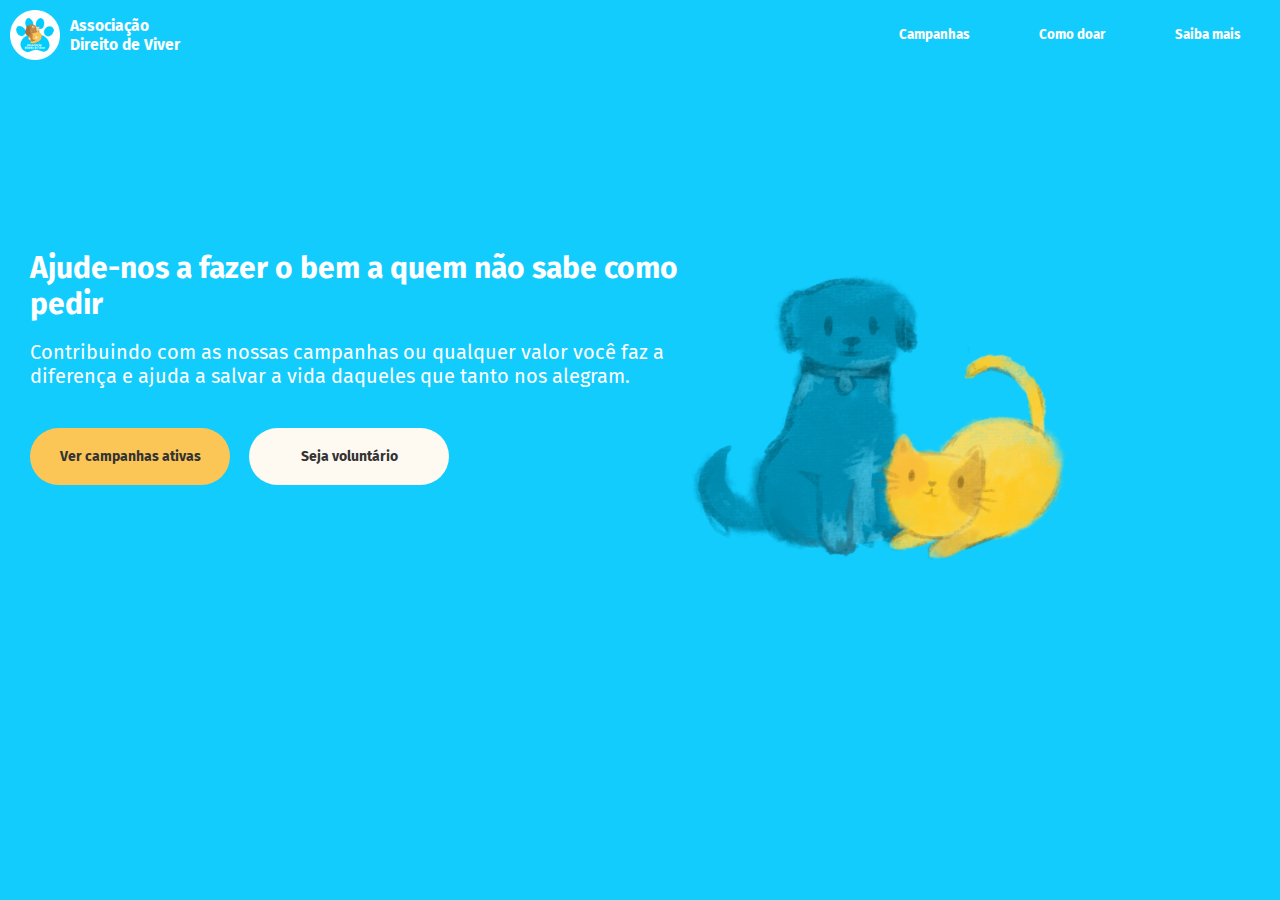
<file: Lms prova 2/pages/index.html>
<!DOCTYPE html>
<html lang="pt-br">

<head>
    <meta charset="utf-8">
    <meta name="viewport" content="width=device-width">
    <title>Associação Direito de Viver</title>

    <!--  Importanto a fonte FIRA SANS do Google Fonts-->
    <link rel="preconnect" href="https://fonts.googleapis.com">
    <link rel="preconnect" href="https://fonts.gstatic.com" crossorigin>
    <link
        href="https://fonts.googleapis.com/css2?family=Fira+Sans:ital,wght@0,100;0,200;0,300;0,400;0,500;0,600;0,700;0,800;0,900;1,100;1,200;1,300;1,400;1,500;1,600;1,700;1,800;1,900&display=swap"
        rel="stylesheet">
    <!--  -->

    <script src="../scripts/seazonal_logos.js"></script>
    <link rel="stylesheet" href="../styles/main_styles.css" />
    <link rel="stylesheet" href="../styles/landing_page.css" />
</head>

<body>

    <!--Cabeçalho da página + menu dropdown-->
    <nav class="cabecalho">
        <script src="../scripts/nav-bar-insert.js"></script>
    </nav>
    <!--  -->


    <section class="page-container">
        <!--Títulos chamativos-->
        <h1 class="main-title">Ajude-nos a fazer o bem a quem não sabe como pedir</h1>
        <p class="main-p">Contribuindo com as nossas campanhas ou qualquer valor você faz a diferença e ajuda a salvar a
            vida daqueles que tanto nos alegram.</p>

        <!-- !-->
        <div class="lp-buttons-container">
            <button class="lp-button1" onclick="location.href='campanhas.html'">
                Ver campanhas ativas
            </button>
            <button class="lp-button2" onclick="location.href='voluntario.html'">
                Seja voluntário
            </button>
        </div>

        <img class="dog-pg" src="../images/ilustracoes/cachorroazul.png" />

        <img class="dog-pg2" src="../images/ilustracoes/gatoamarelo.png" />

    </section>

    <script src="../scripts/scripts.js"></script>
    <script src="../scripts/side_bar_toggle_phone.js"></script>

</body>

</html>
</file>
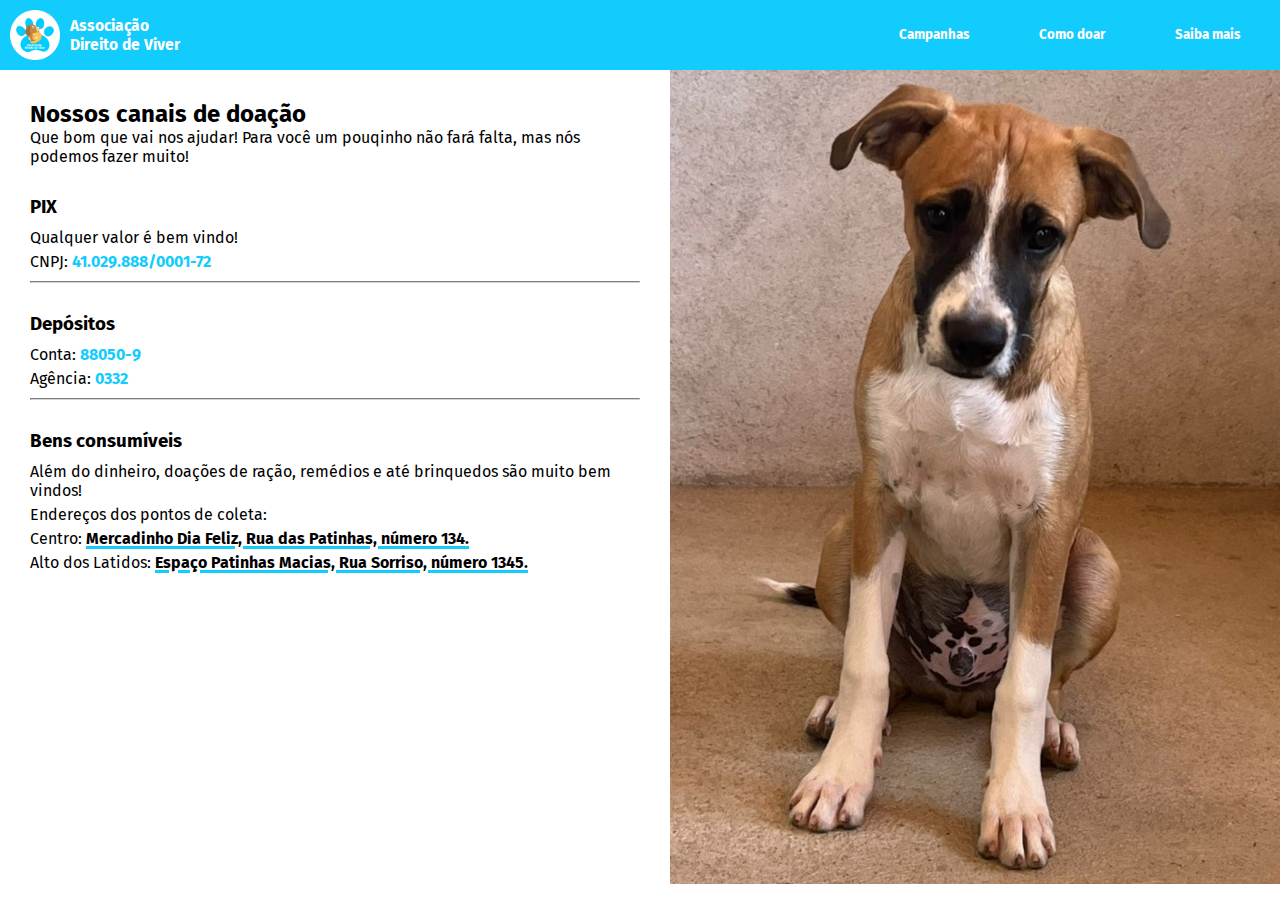
<file: Lms prova 2/pages/doar.html>
<!DOCTYPE html>
<html lang="pt-br">

<head>
    <meta charset="utf-8">
    <meta name="viewport" content="width=device-width">
    <title>Faça uma doação</title>

    <!--  Importanto a fonte FIRA SANS do Google Fonts-->
    <link rel="preconnect" href="https://fonts.googleapis.com">
    <link rel="preconnect" href="https://fonts.gstatic.com" crossorigin>
    <link
        href="https://fonts.googleapis.com/css2?family=Fira+Sans:ital,wght@0,100;0,200;0,300;0,400;0,500;0,600;0,700;0,800;0,900;1,100;1,200;1,300;1,400;1,500;1,600;1,700;1,800;1,900&display=swap"
        rel="stylesheet">
    <!--  -->

    <script src="../scripts/seazonal_logos.js"></script>
    <link rel="stylesheet" href="../styles/main_styles.css" />
    <link rel="stylesheet" href="../styles/doar.css" />
</head>

<body>

    <!--Cabeçalho da página + menu dropdown-->
    <nav class="cabecalho">
        <script src="../scripts/nav-bar-insert.js"></script>
    </nav>
    <!--  -->

    <!-- Conteiner do lado esquerdo da página  -->
    <section class="page-container">
        <div class="side-content-container">
            <!--  -->

            <!-- Título inicial  -->
            <div class="first-article">
                <h2>Nossos canais de doação</h2>
                <p>Que bom que vai nos ajudar! Para você um pouqinho não fará falta, mas nós podemos fazer muito!</p>
            </div>
            <!--  -->

            <!-- Sessão do Pix  -->
            <article>
                <h3>PIX</h3>
                <p>Qualquer valor é bem vindo!</p>
                <p>CNPJ: <span>41.029.888/0001-72</span></p>
            </article>
            <hr>
            <!--  -->

            <!-- Sessão dos depósitos  -->
            <article>
                <h3>Depósitos</h3>
                <p>Conta: <span>88050-9</span></p>
                <p>Agência: <span>0332</span></p>
            </article>
            <hr>
            <!--  -->

            <!-- Sessão de doações de itens  -->
            <article>
                <h3>Bens consumíveis</h3>
                <p>Além do dinheiro, doações de ração, remédios e até brinquedos são muito bem vindos!</p>
                <p>Endereços dos pontos de coleta:</p>
                <p>Centro: <span class="custom-span">Mercadinho Dia Feliz, Rua das Patinhas, número 134.</span></p>
                <p>Alto dos Latidos: <span class="custom-span">Espaço Patinhas Macias, Rua Sorriso, número 1345.</span>
                </p>
            </article>
            <!--  -->

        </div>
        <!-- Conteiner do lado direito da página  -->
        <div class="side-image-container">
            <img class="img" src="../images/fotos/choctriste.jpg" alt="cachorro triste" />
        </div>
        <!--  -->
    </section>

    <script src="../scripts/scripts.js"></script>
    <script src="../scripts/side_bar_toggle_phone.js"></script>



</body>

</html>
</file>
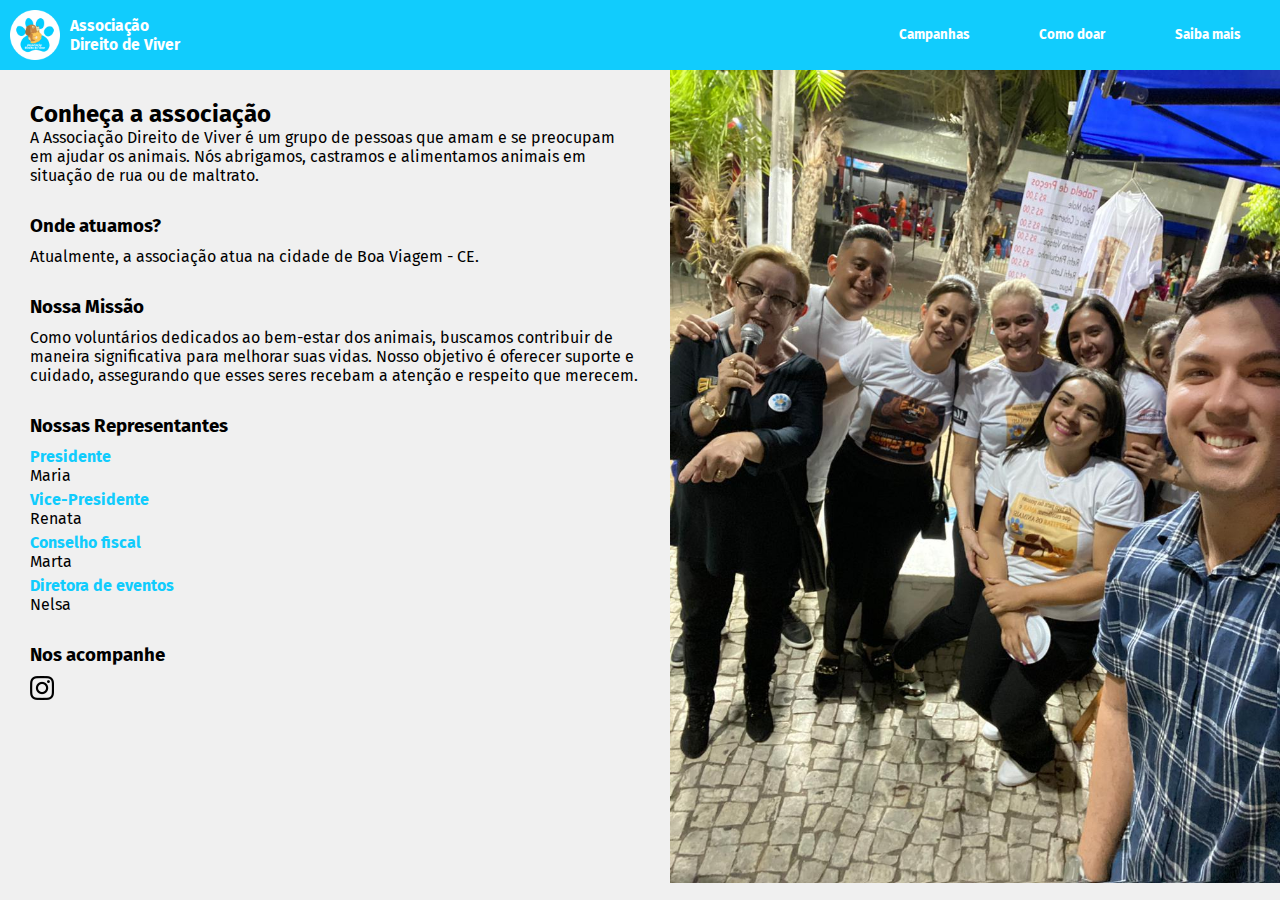
<file: Lms prova 2/pages/sobre.html>
<!DOCTYPE html>
<html lang="pt-br">

<head>
    <meta charset="utf-8">
    <meta name="viewport" content="width=device-width">
    <title>Sobre nós</title>

    <!--  Importanto a fonte FIRA SANS do Google Fonts-->
    <link rel="preconnect" href="https://fonts.googleapis.com">
    <link rel="preconnect" href="https://fonts.gstatic.com" crossorigin>
    <link
        href="https://fonts.googleapis.com/css2?family=Fira+Sans:ital,wght@0,100;0,200;0,300;0,400;0,500;0,600;0,700;0,800;0,900;1,100;1,200;1,300;1,400;1,500;1,600;1,700;1,800;1,900&display=swap"
        rel="stylesheet">
    <!--  -->

    <script src="../scripts/seazonal_logos.js"></script>
    <link rel="stylesheet" href="../styles/main_styles.css" />
    <link rel="stylesheet" href="../styles/sobre.css" />
</head>

<body>

    <!--Cabeçalho da página + menu dropdown-->
    <nav class="cabecalho">
        <script src="../scripts/nav-bar-insert.js"></script>
    </nav>
    <!--  -->
    <!-- Container com as informações da associação  -->
    <section class="page-container">
        <div class="side-content-container">
            <div class="first-article">
                <h2>Conheça a associação</h2>
                <p>A Associação Direito de Viver é um grupo de pessoas que amam e se preocupam em ajudar os
                    animais. Nós abrigamos, castramos e alimentamos animais em situação de rua ou de maltrato.</p>
            </div>
            <!-- Sessão com as informações do local  -->
            <article>
                <h3>Onde atuamos?</h3>
                <p>Atualmente, a associação atua na cidade de Boa Viagem - CE.</p>
            </article>
            <article>

                <!-- Sessão com a missão  -->
                <h3>Nossa Missão</h3>
                <p>
                    Como voluntários dedicados ao bem-estar dos animais, buscamos contribuir de maneira significativa
                    para
                    melhorar suas vidas. Nosso objetivo é oferecer suporte e cuidado, assegurando que esses seres
                    recebam a
                    atenção e respeito que merecem.
                </p>
            </article>

            <!-- Sessão com as representantes  -->
            <article>
                <h3>Nossas Representantes</h3>

                <p><span>Presidente</span> <br> Maria</p>
                <p><span>Vice-Presidente</span> <br> Renata </p>
                <p><span>Conselho fiscal</span> <br> Marta </p>
                <p><span>Diretora de eventos </span> <br> Nelsa </p>

            </article>
            <!-- Sessão com o instagram  -->
            <article>
                <h3>Nos acompanhe</h3>

                <a href="https://www.instagram.com/direitodeviver_bv/"><img src="../images/fotos/instagram.png"></a>

            </article>

        </div>

        <!--Container com a imagem-->
        <div class="side-image-container">

            <img class="img" src="../images/fotos/membrosdaassociação.jpg" alt="cachorro triste" />
        </div>
    </section>

    <script src="../scripts/scripts.js"></script>
    <script src="../scripts/side_bar_toggle_phone.js"></script>



</body>

</html>
</file>
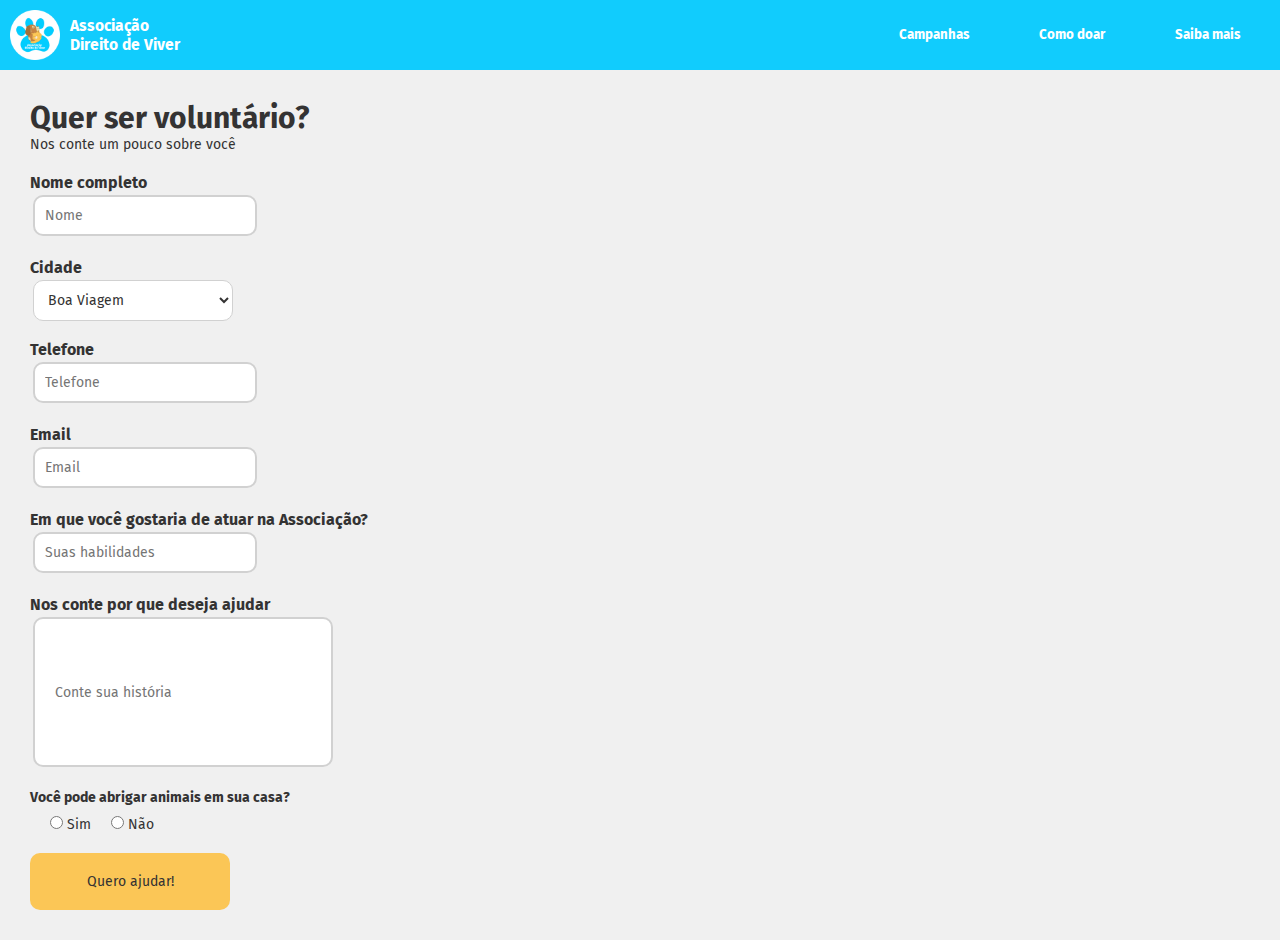
<file: Lms prova 2/pages/voluntario.html>
<!DOCTYPE html>
<html lang="pt-br">

<head>
    <meta charset="utf-8">
    <meta name="viewport" content="width=device-width">
    <title>Voluntariado</title>

    <!--  Importanto a fonte FIRA SANS do Google Fonts-->
    <link rel="preconnect" href="https://fonts.googleapis.com">
    <link rel="preconnect" href="https://fonts.gstatic.com" crossorigin>
    <link
        href="https://fonts.googleapis.com/css2?family=Fira+Sans:ital,wght@0,100;0,200;0,300;0,400;0,500;0,600;0,700;0,800;0,900;1,100;1,200;1,300;1,400;1,500;1,600;1,700;1,800;1,900&display=swap"
        rel="stylesheet">
    <!--  -->

    <script src="../scripts/seazonal_logos.js"></script>
    <link rel="stylesheet" href="../styles/main_styles.css" />
    <link rel="stylesheet" href="../styles/voluntario.css" />
</head>

<body>

    <!--Cabeçalho da página + menu dropdown-->
    <nav class="cabecalho">
        <script src="../scripts/nav-bar-insert.js"></script>
    </nav>
    <!--  -->

    <section class="page-container">
        <!--Títulos chamativos-->
        <h1 class="main-title">Quer ser voluntário?</h1>
        <p class="main-p">Nos conte um pouco sobre você</p>

        <!-- forms -->
        <div class="forms-container">

            <form action="">
                <label for="fname">Nome completo</label><br>
                <input type="text" id="fname" name="fname" placeholder="Nome" required><br><br>
                <label for="fname">Cidade</label><br>
                <select name="cidade" id="cidade" form="cidade">
                    <option value="bv">Boa Viagem</option>
                </select>

                <div class="informacao">
                    <p id="info"></p>
                    <br>
                </div>

                <label for="telefone">Telefone</label><br>
                <input type="tel" id="telefone" name="telefone" placeholder="Telefone" required><br><br>

                <label for="lname">Email</label><br>
                <input type="email" id="lname" name="lname" placeholder="Email" required><br><br>

                <label for="fname">Em que você gostaria de atuar na Associação?</label><br>
                <input type="text" id="lname" name="lname" placeholder="Suas habilidades" required><br><br>

                <label for="lname">Nos conte por que deseja ajudar</label>
                <br>
                <input type="text" id="historia" name="historia" placeholder="Conte sua história"><br><br>

                <fieldset>
                    <legend>Você pode abrigar animais em sua casa?</legend> <br>
                    <div>
                        <input type="radio" id="sim" name="abrigar" value="">
                        <label for="sim">Sim</label><br>
                    </div>
                    <div>
                        <input type="radio" id="nao" name="abrigar" value="">
                        <label for="nao">Não</label><br>
                    </div>
                </fieldset>

                <input type="submit" value="Quero ajudar!">
            </form>
        </div>
    </section>

    <script src="../scripts/scripts.js"></script>
    <script src="../scripts/side_bar_toggle_phone.js"></script>

</body>

</html>
</file>
<file: Lms prova 2/styles/main_styles.css>
/* ESTE ARQUIVO CONTÉM APENAS OS ESTILOS DA BARRA SUPERIOR e LATERAL */

* {
  margin: 0;
  padding: 0;
  font-family: 'Fira Sans', sans-serif;
}

body {
  height: 100%;
  width: 100%;
}

/* Cabeçalho da página*/
.cabecalho {
  display: flex;
  flex-direction: row;
  justify-content: flex-end;
  align-items: center;
  background-color: #11ccfd;
  padding: 10px;
}

.header-logo-btn {
  margin-right: auto;
  background-color: transparent;
  border: none;
  display: flex;
  flex-direction: row;
  align-items: center;
}

.header-logo-btn h3 {
  font-weight: bolder;
  color: white;
  margin-left: 10px;
  text-align: left;
}

#sidebar-btn {
  display: none;
}

#logo-header {
  width: 50px;
  height: 50px;
}

.header-btn {
  height: 50px;
  margin-left: 10px;
  background-color: transparent;
  border: none;
  border-radius: 10px;
  color: color;
  transition: background-color 0.5s;
  cursor: pointer;
}

.header-btn a {
  height: 50px;
  width: 100%;
  padding: 25px 30px;
  color: white;
  font-weight: bold;
  text-decoration: none;
}

.header-btn:hover {
  background-color: rgba(255, 255, 255, 0.3);
}

/*Dropdown*/
.dropdown {
  position: relative;
  display: inline-block;
}

.dropdown :first-child {
  border-radius: 10px 10px 0px 0px;
}

.dropdown-links {
  display: none;
  position: absolute;
  background-color: white;
  width: calc(100%-10px);
  margin-left: 10px;
}

.dropdown-links a {
  font-size: 14px;
  font-weight: 500;
  padding: 10px 22px;
  color: #343333;
  text-decoration: none;
  border-bottom: solid 3px #f4f4f4;
  transition: background-color 0.5s, border-bottom 0.5s;
  ;
}

.dropdown-links a:hover {
  background-color: #f0f0f0;
  border-bottom: solid 3px #a4a4a4
}

.dropdown:hover .dropdown-links {
  display: flex;
  justify-content: center;
  flex-direction: column;
}

/*  */
/* Responsividade da barra  */

@media screen and (max-width: 600px) {
  .cabecalho {
    position: absolute;
    top: 0%;
    z-index: 1;
    background-color: #11ccfd;
    width: 100vw;
    height: 50px;
    overflow-y: hidden;
    display: flex;
    flex-direction: column;
    justify-content: flex-start;
    align-items: flex-start;

  }

  .active-cabecalho {
    height: 100vh;
    overflow-y: auto;
    animation: expandir 0.3s linear;
    background-color: #f0f0f0;
  }

  @keyframes expandir {
    0% {
      background-color: transparent;
      width: 80vw;
    }

    100% {
      background-color: #f0f0f0;
      width: 100vw;
    }
  }

  .header-logo-btn {
    margin-right: 0;
    display: flex;
    flex-direction: row;
    align-items: center;
  }

  .header-logo-btn h3 {
    display: none;
  }

  #sidebar-btn {
    display: flex;
    flex-direction: column;
    justify-content: space-between;
    margin-left: 10px;
    height: 30px;
    width: 30px;
    border: none;
    background-color: transparent;
  }

  #sidebar-btn>div {
    height: 5px;
    width: 30px;
    transform-origin: center;
    background-color: white;
  }

  .active-btn {
    padding-top: 10px;
    display: flex;
    flex-direction: column;
    justify-content: center;
    align-items: center;
    animation: mover 0.3s linear;
    margin-left: 280px !important;
  }

  @keyframes mover {
    0% {
      margin-left: 10px;
    }

    100% {
      margin-left: 280px !important;
    }
  }

  .active-btn>div {
    position: absolute;
    top: 4%;
    animation: cor 0.3s linear;
    background-color: gray !important;
  }

  @keyframes cor {
    0% {
      background-color: white;
    }

    100% {
      background-color: gray !important;
    }
  }

  .active-btn :nth-child(1) {
    transform: rotate(-45deg);
  }

  .active-btn :nth-child(2) {
    display: none;
  }

  .active-btn :nth-child(3) {
    transform: rotate(45deg);
  }

  .header-btn {
    height: 50px;
    width: 100%;
    text-align: left;
    margin-left: 0px;
    margin-top: 10px;
    background-color: transparent;
    border-left: 2px solid lightgray;
    border-radius: 0px;
    color: color;
    transition: background-color 0.5s;
    cursor: pointer;
  }

  .header-btn a {
    height: 50px;
    width: 100%;
    padding: 25px 30px;
    color: #343333;
    font-weight: 600;
    text-decoration: none;
  }

  .profile-pic-header {
    display: none;
    height: 40px;
    width: 40px;
    border-radius: 100%;
    background-color: gray;
  }

  .dropdown {
    position: relative;
    display: inline-block;
    width: 100%;
  }

  .dropdown :first-child {
    border-radius: 0;
  }

  .dropdown-links {
    display: flex;
    flex-direction: column;
    justify-content: flex-start;
    background-color: transparent;
    padding-left: 40px;
    margin: 0;
  }

  .dropdown-links a {
    background-color: transparent;
    font-size: 13px;
    margin-top: 10px;
    padding: 5px 5px;
    color: #343333;
    text-decoration: none;
    text-align: left;
    border: none;
    border-left: 2px solid lightgray;
    transition: background-color 0.5s, border-bottom 0.5s;
  }

  .dropdown-links a:hover {
    background-color: #f0f0f0;
    border-bottom: none;
  }

  .profile {
    display: hidden !important;
  }

  .page-container {
    margin-top: 50px;
  }

}
</file>
<file: Lms prova 2/styles/landing_page.css>
body {
    height: 100%;
    width: 100%;
    background-color: #11ccfd;
    overflow: hidden;
}

.cabecalho {
    background-color: ;
}

.page-container {
    margin-right: 40vw;
    padding: 30px;
}

/*Títulos chamativos */

.main-title {
    margin-top: 150px;
    color: #ffffff;
    font-size: 30px;
}

.dog-pg {
    width: 270px;
    position: relative;
    top: -250px;
    left: 90%;
}

.dog-pg2 {
    width: 200px;
    position: relative;
    top: -250px;
    left: 80%;
}

.main-p {
    margin-top: 18px;
    font-size: 20px;
    color: #ffffff;
}

.lp-buttons-container {
    padding-top: 40px;

}

.lp-button1 {
    font-size: 14px;
    width: 200px;
    margin-right: 15px;
    color: #343333;
    border-radius: 100px;
    font-weight: bold;
    padding: 20px 15px;
    border: none;
    background-color: #FBC656;
    cursor: pointer;
}

.lp-button2 {
    cursor: pointer;
    font-size: 14px;
    width: 200px;
    color: #343333;
    border-radius: 100px;
    font-weight: bold;
    padding: 20px 15px;
    border: none;
    text-decoration: none;
    background-color: #fefaf1;
}

.lp-button1:hover {
    background-color: #0d93b5;
    color: white;
    transition: background-color 0.5s;
    box-shadow: 0 5px 10px 0 rgba(0, 0, 0, 0.15);
}

.lp-button2:hover {
    background-color: #0d93b5;
    color: white;
    transition: background-color 0.5s;
    box-shadow: 0 5px 10px 0 rgba(0, 0, 0, 0.15);
}

/* */

@media screen and (max-width: 600px) {
    .page-container {
        margin-right: 0;
    }

    .page-container img {
        display: none;
    }

    .lp-buttons-container {
        display: flex;
        justify-content: center;
    }
}
</file>
<file: Lms prova 2/styles/doar.css>
.body {
    height: 100%;
    width: 100%;
    background-color:  #F0F0F0;
    overflow: hidden;
}

.page-container {
    width: 100vw;
    height: calc(100vh - 70px);
    display: flex;
    flex-direction: row;
    justify-content: space-between;
    overflow: hidden;
}

.side-content-container {
    padding: 30px;
    width: 50vw;
}

.side-content-container article {
    margin-top: 30px;
}

.side-content-container article h3 {
    margin-bottom: 10px;
}

.side-content-container article p {
    margin: 5px 0;
}

.side-content-container article p span {
    font-weight: bold;
    color: #11ccfd;
}

.side-content-container hr {
    border-color: lightgray;
    margin-top: 10px;

}

.side-content-container article p .custom-span {
    font-weight: bold;
    color: black;
    text-decoration: underline;
    text-decoration-thickness: 3px;
    text-decoration-color: #11ccfd;
}

.side-content-container:first-child {
    margin-bottom: 20px;
}

.side-image-container {
    width: 50vw;
    height: calc(100vh-70px);
    overflow: hidden;
}

.side-image-container img {
    width: 100%;
}

@media screen and (max-width: 600px) {
    .side-image-container {
        display: none;
    }

    .side-content-container {
        width: 100vw;
    }
}
</file>
<file: Lms prova 2/styles/sobre.css>
body {
    height: 100%;
    width: 100%;
    background-color: #F0F0F0;
}

.page-container {
    width: 100vw;
    height: calc(100vh - 70px);
    display: flex;
    flex-direction: row;
    justify-content: space-between;
}

.side-content-container {
    padding: 30px;
    width: 50vw;
    overflow-y: auto;
}

.instagram {
    display: flex;
    flex-direction: row;
    margin-bottom: 20px;
}

.side-content-container article {
    margin-top: 30px;
}

.side-content-container article h3 {
    margin-bottom: 10px;
}

.side-content-container article p {
    margin: 5px 0;
}

.side-content-container article p span {
    font-weight: bold;
    color: #11ccfd;
}

.side-content-container hr {
    border-color: lightgray;
    margin-top: 10px;

}

.side-content-container article p .custom-span {
    font-weight: bold;
    color: black;
    text-decoration: underline;
    text-decoration-thickness: 3px;
    text-decoration-color: #11ccfd;
}

.side-content-container:first-child {
    margin-bottom: 20px;
}

.side-image-container {
    width: 50vw;
    height: calc(100vh-70px);
    overflow: hidden;
}

.side-image-container img {
    width: 100%;
}

@media screen and (max-width: 600px) {
    .side-image-container {
        display: none;
    }

    .side-content-container {
        width: 100vw;
    }
}
</file>
<file: Lms prova 2/styles/voluntario.css>
body {
  height: 100%;
  width: 100%;
  background-color: #F0F0F0;
}

/*Títulos chamativos */
.page-container {
  padding: 30px;
}

.main-title {
  font-size: 30px;
  font-weight: bold;
  color: #343333;
}

.main-p {
  font-size: 14px;
  color: #343333;
}

.forms-container {
  color: #343333;
  font-weight: bold;
  margin-top: 20px;
}

input[type=text],
[type=tel],
[type=email],
select {
  margin: 3px;
  background-color: white;
  padding: 10px;
  font-size: 14px;
  color: #343333;
  border-style: solid;
  border-color: #d1d1d1;
  border-radius: 10px;
  width: 200px
}

input[type=submit] {
  cursor: pointer;
  margin: 10px, 10px;
  background-color: #FBC656;
  padding: 20px;
  font-size: 14px;
  color: #343333;
  border: none;
  border-radius: 10px;
  width: 200px;
}

input[type=submit]:hover {
  color: white;
  transition: background-color, font-size 0.5s;
  font-size: 15.5px;
  background-color: #0d93b5;
}

#historia {
  width: 300px;
  height: 150px;
  padding: 12px 20px;
  box-sizing: border-box;
  border-color: #d1d1d1;
  border-radius: 10px;
  border-style: solid;
  background-color: #ffffff;
  resize: none;
}

.informacao {
  color: darkred;
  margin-top: 2px;
  font-size: 12px;
  font-weight: normal;
}

fieldset {
  font-size: 14px;
  font-weight: normal;
  border: none;
  display: flex;
  flex-direction: row;
  margin-bottom: 20px;
}

fieldset legend {
  font-weight: bold;
  margin-bottom: 10px;
}

fieldset div {
  margin-left: 20px;
}

@media screen and (max-width: 600px) {}
</file>
